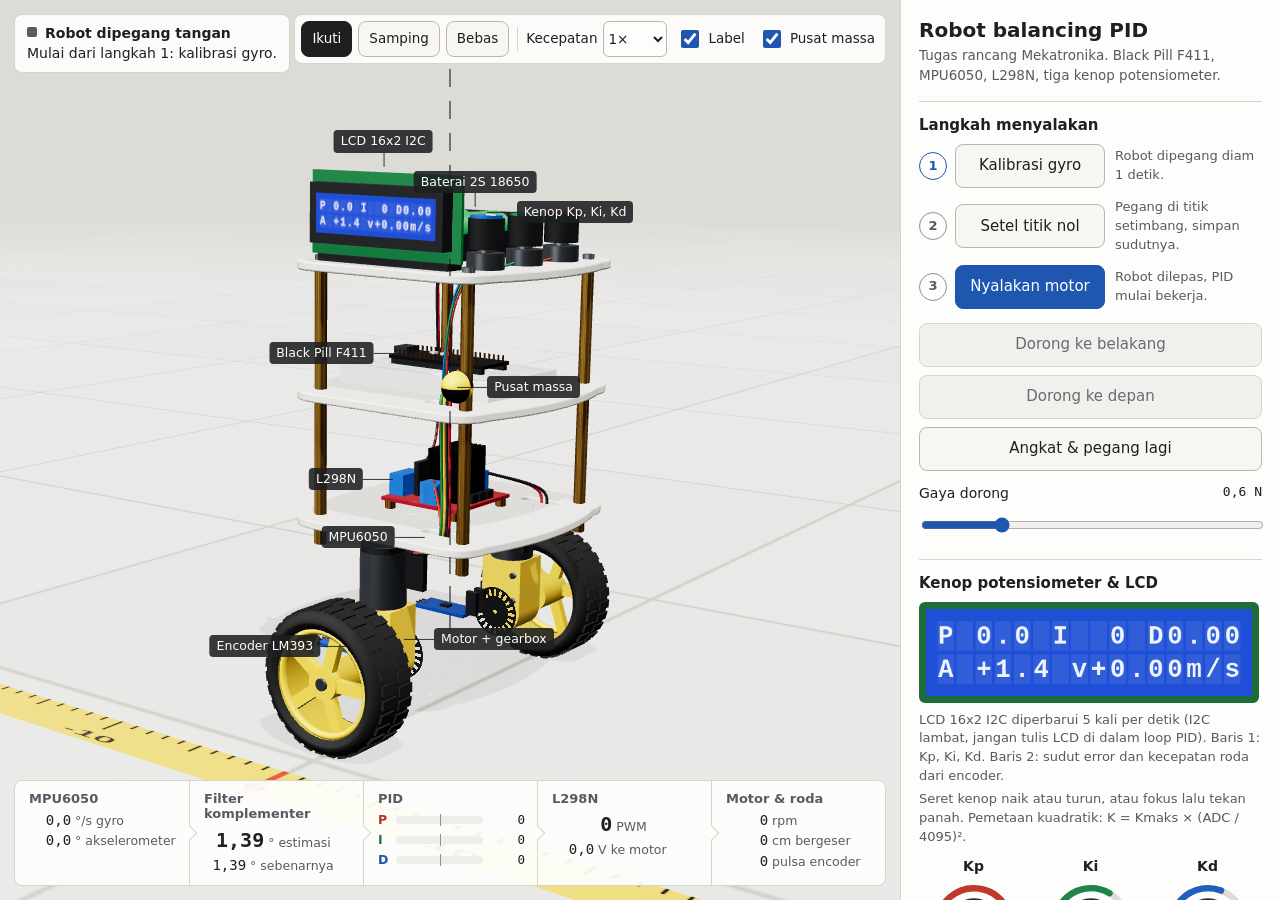
<file: index.html>
<!doctype html>
<html lang="id">
<head>
<meta charset="utf-8">
<title>Simulasi Robot Balancing</title>
<meta http-equiv="refresh" content="0; url=simulasi/">
</head>
<body><p><a href="simulasi/">Buka simulasi robot balancing</a></p></body>
</html>
</file>
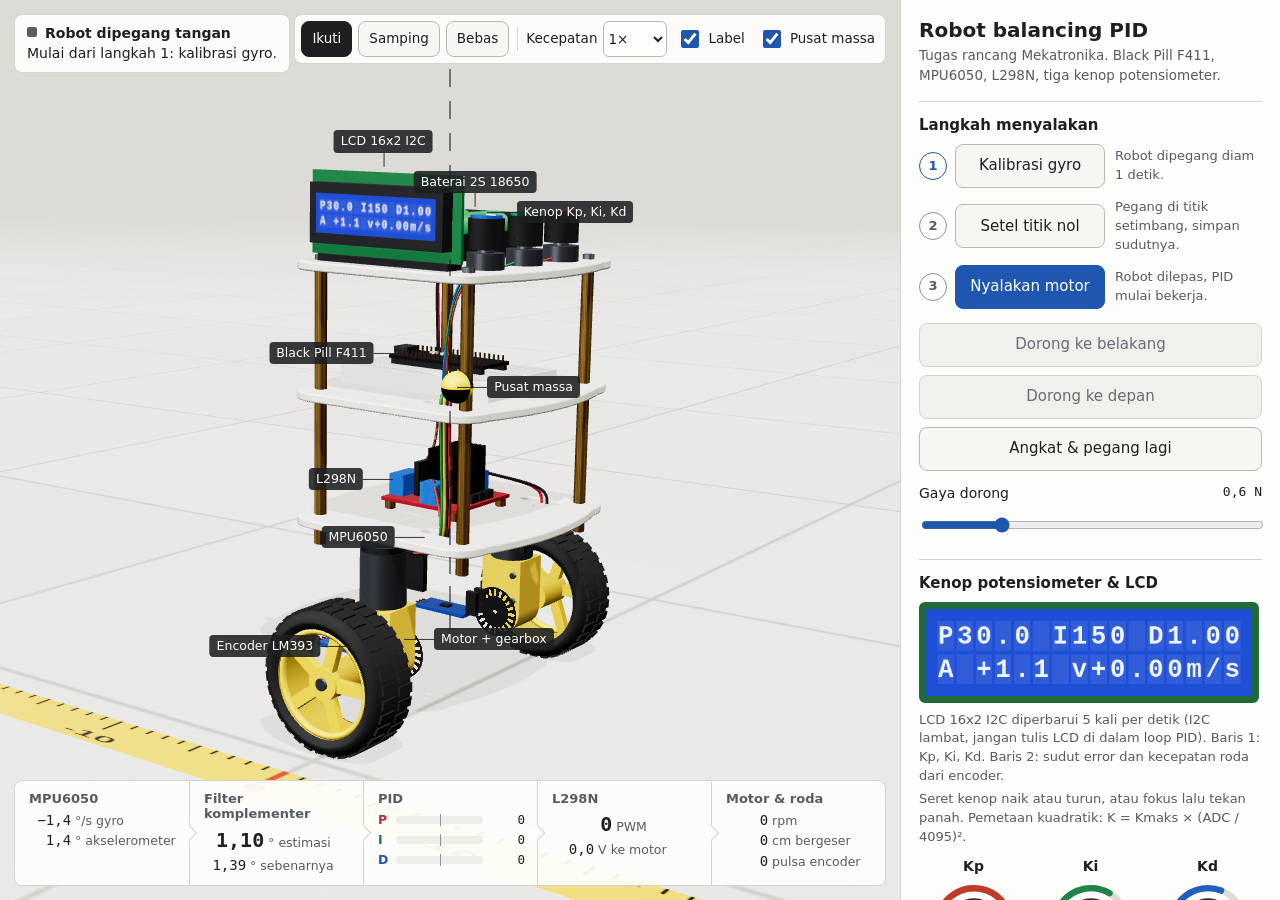
<file: simulasi/index.html>
<!doctype html>
<html lang="id">
<head>
<meta charset="utf-8">
<meta name="viewport" content="width=device-width, initial-scale=1">
<title>Simulasi Robot Balancing</title>
<meta name="description" content="Simulasi 3D robot self-balancing roda dua untuk tugas rancang Mekatronika: MPU6050, filter komplementer, PID dengan kenop potensiometer, L298N, motor DC.">
<link rel="stylesheet" href="gaya.css">
<script type="importmap">{ "imports": { "three": "./vendor/three.module.min.js" } }</script>
</head>
<body>
<div class="tata">
  <main class="panggung" aria-label="Tampilan 3D robot">
    <div id="layar" class="layar"></div>
    <div id="label" class="label-lapis" aria-hidden="true"></div>
    <div class="lencana" id="lencana" role="status" aria-live="polite">Memuat model 3D…</div>
    <div class="alat-kamera" role="group" aria-label="Kamera dan waktu">
      <button type="button" data-kamera="ikuti" aria-pressed="true">Ikuti</button>
      <button type="button" data-kamera="samping" aria-pressed="false">Samping</button>
      <button type="button" data-kamera="bebas" aria-pressed="false">Bebas</button>
      <span class="pemisah"></span>
      <label class="pilih-kecil"><span class="teks-kecepatan">Kecepatan</span>
        <select id="skalaWaktu" aria-label="Kecepatan simulasi"><option value="1">1×</option><option value="0.25">0,25×</option><option value="0.1">0,1×</option></select>
      </label>
      <label class="cek"><input type="checkbox" id="tampilLabel" checked> Label</label>
      <label class="cek"><input type="checkbox" id="tampilCOM" checked> Pusat massa</label>
    </div>

    <section class="rantai" aria-label="Alur sinyal satu siklus kontrol">
      <div class="mata" data-tahap="sensor">
        <h3>MPU6050</h3>
        <p><span class="angka" id="vGyro">0,0</span> °/s gyro</p>
        <p><span class="angka" id="vAcc">0,0</span> ° akselerometer</p>
      </div>
      <div class="mata" data-tahap="filter">
        <h3>Filter komplementer</h3>
        <p><span class="angka besar" id="vEst">0,00</span> ° estimasi</p>
        <p><span class="angka" id="vNyata">0,00</span> ° sebenarnya</p>
      </div>
      <div class="mata pid" data-tahap="pid">
        <h3>PID</h3>
        <div class="batang"><span>P</span><i><b id="bP"></b></i><em class="angka" id="vP">0</em></div>
        <div class="batang"><span>I</span><i><b id="bI"></b></i><em class="angka" id="vI">0</em></div>
        <div class="batang"><span>D</span><i><b id="bD"></b></i><em class="angka" id="vD">0</em></div>
      </div>
      <div class="mata" data-tahap="driver">
        <h3>L298N</h3>
        <p><span class="angka besar" id="vPwm">0</span> PWM</p>
        <p><span class="angka" id="vVolt">0,0</span> V ke motor</p>
      </div>
      <div class="mata" data-tahap="motor">
        <h3>Motor &amp; roda</h3>
        <p><span class="angka" id="vRpm">0</span> rpm</p>
        <p><span class="angka" id="vPosisi">0</span> cm bergeser</p>
        <p><span class="angka" id="vEnc">0</span> pulsa encoder</p>
      </div>
    </section>
  </main>

  <aside class="panel" aria-label="Kendali">
    <header class="kepala">
      <h1>Robot balancing PID</h1>
      <p class="sub">Tugas rancang Mekatronika. Black Pill F411, MPU6050, L298N, tiga kenop potensiometer.</p>
    </header>

    <section class="blok">
      <h2>Langkah menyalakan</h2>
      <ol class="langkah">
        <li id="l1"><button type="button" id="btnKalib">Kalibrasi gyro</button><span class="ket" id="k1">Robot dipegang diam 1 detik.</span></li>
        <li id="l2"><button type="button" id="btnNol">Setel titik nol</button><span class="ket" id="k2">Pegang di titik setimbang, simpan sudutnya.</span></li>
        <li id="l3"><button type="button" id="btnJalan" class="utama">Nyalakan motor</button><span class="ket" id="k3">Robot dilepas, PID mulai bekerja.</span></li>
      </ol>
      <div class="baris-tombol">
        <button type="button" id="btnDorongMundur">Dorong ke belakang</button>
        <button type="button" id="btnDorongMaju">Dorong ke depan</button>
        <button type="button" id="btnReset">Angkat &amp; pegang lagi</button>
      </div>
      <label class="geser">Gaya dorong <output id="oDorong">0,6 N</output>
        <input type="range" id="gayaDorong" min="0.2" max="2" step="0.1" value="0.6">
      </label>
    </section>

    <section class="blok">
      <h2>Kenop potensiometer &amp; LCD</h2>
      <canvas id="lcd" class="lcd" width="512" height="136" role="img" aria-label="LCD 16x2"></canvas>
      <p class="petunjuk">LCD 16x2 I2C diperbarui 5 kali per detik (I2C lambat, jangan tulis LCD di dalam loop PID). Baris 1: Kp, Ki, Kd. Baris 2: sudut error dan kecepatan roda dari encoder.</p>
      <p class="petunjuk">Seret kenop naik atau turun, atau fokus lalu tekan panah. Pemetaan kuadratik: K = Kmaks × (ADC / 4095)².</p>
      <div class="kenop-baris" id="kenopBaris"></div>
    </section>

    <section class="blok">
      <h2>Grafik 8 detik terakhir</h2>
      <canvas id="plot" class="plot" height="220" role="img" aria-label="Grafik sudut dan PWM terhadap waktu"></canvas>
      <ul class="legenda">
        <li><i class="g-nyata"></i>Sudut sebenarnya</li>
        <li><i class="g-est"></i>Estimasi filter</li>
        <li><i class="g-pwm"></i>PWM</li>
      </ul>
    </section>

    <section class="blok">
      <h2>Serial monitor</h2>
      <pre class="serial" id="serial" aria-live="off">t_ms,sudut,pwm,kp,ki,kd,enc</pre>
      <button type="button" id="btnCsv">Unduh CSV 30 detik terakhir</button>
    </section>

    <details class="blok" open>
      <summary>Robot &amp; fisik</summary>
      <label class="pilih">Varian badan <select id="varian"></select></label>
      <p class="ket" id="ketVarian"></p>
      <label class="pilih">Motor <select id="motor"></select></label>
      <label class="geser">Tegangan baterai 2S <output id="oVbat"></output>
        <input type="range" id="vbat" min="6.8" max="8.4" step="0.1" value="7.8"></label>
      <label class="geser">Geser baterai ke depan <output id="oOffset"></output>
        <input type="range" id="offsetBat" min="-15" max="15" step="1" value="0"></label>
      <label class="cek"><input type="checkbox" id="backlash" checked> Backlash gearbox</label>
      <dl class="data" id="dataFisik"></dl>
    </details>

    <details class="blok">
      <summary>Firmware</summary>
      <label class="geser">Alpha filter komplementer <output id="oAlpha"></output>
        <input type="range" id="alpha" min="0.9" max="0.999" step="0.001" value="0.995"></label>
      <label class="geser">PWM minimum (deadband) <output id="oPwmMin"></output>
        <input type="range" id="pwmMin" min="0" max="80" step="1" value="30"></label>
      <label class="pilih">Laju loop kontrol <select id="loopHz"><option value="100">100 Hz</option><option value="200" selected>200 Hz</option><option value="500">500 Hz</option></select></label>
      <label class="geser">Batas sudut motor diputus <output id="oBatas"></output>
        <input type="range" id="batas" min="15" max="60" step="1" value="40"></label>
      <p class="ket">Nilai motor, massa, dan derau sensor adalah perkiraan dari lembar data. Ukur robot sendiri untuk angka yang sebenarnya.</p>
    </details>
  </aside>
</div>
<noscript><p class="galat">Simulasi ini butuh JavaScript. Aktifkan JavaScript lalu muat ulang halaman.</p></noscript>
<script type="module" src="main.js"></script>
</body>
</html>
</file>
<file: simulasi/gaya.css>
/* Hallmark · design · layar aplikasi (simulasi lab) · dial E1/R1/M2 · tanda tangan: rantai sinyal MPU6050 → filter → PID → L298N → motor dengan angka langsung · font: system UI (Segoe UI di PC lab, tanpa unduhan karena harus jalan offline), angka tabular */
:root {
  --bg: #ecebe6;
  --panel: #fdfdfb;
  --ink: #1d1f21;
  --muted: #565b61;
  --line: #d6d4cc;
  --aksen: #1f56b0;
  --aksen-ink: #ffffff;
  --p: #b8322a;
  --i: #1b7a43;
  --d: #1f56b0;
  --pwm: #a45200;
  --bahaya: #a3241c;
  --ok: #1b6e3c;
  --fokus: #1f56b0;
  --radius: 8px;
  --mono: "Cascadia Mono", Consolas, ui-monospace, monospace;
  --putih: #fdfdfb;
  --garis-kuat: #b9b7ae;
  --tombol: #f7f6f2;
  --tombol-hover: #efede6;
  --mati-bg: #f1f0ec;
  --mati-ink: #686b70;
  --aksen-hover: #18478f;
  --abu: #8d9096;
  --plot-bg: #fbfbf9;
  --serial-bg: #1c1d1f;
  --serial-ink: #d9e2d4;
  --panggung: #dcdbd5;
  --trek: #eeede8;
  --kaca: rgba(253,253,251,.95);
  --label-bg: rgba(29,31,33,.88);
}
* { box-sizing: border-box; }
html, body { margin: 0; overflow-x: clip; }
body {
  background: var(--bg); color: var(--ink);
  font: 15px/1.45 "Segoe UI", system-ui, -apple-system, Roboto, sans-serif;
  min-height: 100dvh;
}
h1, h2, h3 { margin: 0; line-height: 1.2; text-wrap: balance; }
button, select, input { font: inherit; color: inherit; }
:focus-visible { outline: 3px solid var(--fokus); outline-offset: 2px; }

.tata { display: grid; grid-template-columns: minmax(0, 1fr) 380px; height: 100dvh; }
.panggung { position: relative; min-width: 0; overflow: hidden; background: var(--panggung); }
.layar { position: absolute; inset: 0; }
.layar canvas { display: block; width: 100%; height: 100%; touch-action: none; }

.panel { background: var(--panel); border-left: 1px solid var(--line); overflow-y: auto; padding: 18px 18px 40px; }
.kepala h1 { font-size: 20px; }
.sub { margin: 4px 0 0; color: var(--muted); font-size: 13.5px; }
.blok { border-top: 1px solid var(--line); margin-top: 16px; padding-top: 14px; }
.blok h2, .blok summary { font-size: 15px; font-weight: 650; margin-bottom: 10px; }
.blok summary { cursor: pointer; min-height: 32px; display: list-item; }
.ket, .petunjuk { color: var(--muted); font-size: 13px; margin: 4px 0 0; }

button {
  min-height: 44px; padding: 8px 14px; border-radius: var(--radius);
  border: 1px solid var(--garis-kuat); background: var(--tombol); cursor: pointer; white-space: nowrap;
}
button:hover { background: var(--tombol-hover); }
button:active { transform: translateY(1px); }
button:disabled { color: var(--mati-ink); background: var(--mati-bg); border-color: var(--line); cursor: not-allowed; }
button.utama { background: var(--aksen); color: var(--aksen-ink); border-color: var(--aksen); }
button.utama:hover { background: var(--aksen-hover); }
button.utama.bahaya { background: var(--bahaya); border-color: var(--bahaya); }

.langkah { list-style: none; counter-reset: l; padding: 0; margin: 0; display: grid; gap: 10px; }
.langkah li { counter-increment: l; display: grid; grid-template-columns: 26px auto 1fr; gap: 4px 10px; align-items: center; }
.langkah li::before {
  content: counter(l); width: 26px; height: 26px; border-radius: 50%; display: grid; place-items: center;
  border: 1.5px solid var(--abu); font-size: 13px; font-weight: 600; color: var(--muted);
}
.langkah li.selesai::before { content: "✓"; background: var(--ok); border-color: var(--ok); color: var(--putih); }
.langkah li.aktif::before { border-color: var(--aksen); color: var(--aksen); }
.langkah .ket { margin: 0; }
.langkah button { min-width: 150px; }
.baris-tombol { display: flex; flex-wrap: wrap; gap: 8px; margin-top: 14px; }
.baris-tombol button { flex: 1 1 auto; }

.geser, .pilih { display: grid; gap: 4px; margin-top: 12px; font-size: 14px; }
.geser { grid-template-columns: 1fr auto; }
.geser input { grid-column: 1 / -1; width: 100%; min-height: 32px; accent-color: var(--aksen); }
.geser output { font-family: var(--mono); font-variant-numeric: tabular-nums; font-size: 13px; }
.pilih select { min-height: 40px; border: 1px solid var(--garis-kuat); border-radius: var(--radius); padding: 6px 8px; background: var(--putih); }
.cek { display: inline-flex; align-items: center; gap: 6px; min-height: 36px; margin-top: 8px; font-size: 14px; }
.cek input { width: 18px; height: 18px; accent-color: var(--aksen); }

.kenop-baris { display: grid; grid-template-columns: repeat(3, 1fr); gap: 8px; margin-top: 10px; }
.kenop { display: grid; justify-items: center; gap: 2px; text-align: center; }
.kenop svg { width: 92px; height: 92px; cursor: ns-resize; touch-action: none; border-radius: 50%; }
.kenop .nama { font-weight: 650; font-size: 14px; }
.kenop .nilai { font-family: var(--mono); font-variant-numeric: tabular-nums; font-size: 15px; }
.kenop .adc { font-family: var(--mono); font-size: 12px; color: var(--muted); }

.plot { width: 100%; height: 220px; display: block; border: 1px solid var(--line); border-radius: var(--radius); background: var(--plot-bg); }
.legenda { list-style: none; padding: 0; margin: 8px 0 0; display: flex; flex-wrap: wrap; gap: 4px 16px; font-size: 13px; color: var(--muted); }
.legenda i { display: inline-block; width: 18px; height: 0; border-top: 3px solid; margin-right: 6px; vertical-align: middle; }
.g-nyata { border-color: var(--ink) !important; }
.g-est { border-color: var(--d) !important; border-top-style: dashed !important; }
.g-pwm { border-color: var(--pwm) !important; }

.serial {
  font-family: var(--mono); font-size: 12px; line-height: 1.5; background: var(--serial-bg); color: var(--serial-ink);
  padding: 10px 12px; border-radius: var(--radius); margin: 0 0 10px; height: 148px; overflow: hidden; white-space: pre;
}
.data { display: grid; grid-template-columns: auto 1fr; gap: 3px 12px; margin: 12px 0 0; font-size: 13px; }
.data dt { color: var(--muted); }
.data dd { margin: 0; font-family: var(--mono); font-variant-numeric: tabular-nums; text-align: right; }

/* lapisan di atas 3D */
.lencana {
  position: absolute; top: 14px; left: 14px; max-width: min(320px, calc(100% - 28px));
  background: var(--kaca); border: 1px solid var(--line);
  border-radius: var(--radius); padding: 8px 12px; font-size: 14px; --nada: var(--muted);
}
.lencana[data-nada="jalan"] { --nada: var(--ok); }
.lencana[data-nada="bahaya"] { --nada: var(--bahaya); }
.lencana[data-nada="proses"] { --nada: var(--aksen); }
.lencana strong { display: block; }
.lencana strong::before { content: ""; display: inline-block; width: 10px; height: 10px; border-radius: 2px; background: var(--nada); margin-right: 8px; vertical-align: 1px; }

.alat-kamera {
  position: absolute; top: 14px; right: 14px; display: flex; flex-wrap: wrap; align-items: center; gap: 6px;
  background: var(--kaca); border: 1px solid var(--line); border-radius: var(--radius); padding: 6px;
  max-width: calc(100% - 28px);
}
.alat-kamera button { min-height: 36px; padding: 4px 10px; font-size: 13.5px; }
.alat-kamera button[aria-pressed="true"] { background: var(--ink); color: var(--putih); border-color: var(--ink); }
.alat-kamera .pemisah { width: 1px; height: 24px; background: var(--line); margin: 0 2px; }
.alat-kamera .cek { margin: 0 4px; font-size: 13.5px; }
.pilih-kecil { font-size: 13.5px; display: inline-flex; align-items: center; gap: 6px; }
.pilih-kecil select { min-height: 36px; border-radius: 6px; border: 1px solid var(--garis-kuat); background: var(--putih); }

.label-lapis { position: absolute; inset: 0; pointer-events: none; }
.label-lapis span {
  position: absolute; white-space: nowrap;
  font-size: 12.5px; background: var(--label-bg); color: var(--putih); padding: 2px 7px; border-radius: 4px;
}
.label-lapis span::after { content: ""; position: absolute; background: var(--label-bg); }
.label-lapis .atas { transform: translate(-50%, calc(-100% - 14px)); }
.label-lapis .atas::after { left: 50%; top: 100%; width: 1px; height: 14px; }
.label-lapis .kanan { transform: translate(30px, -50%); }
.label-lapis .kanan::after { right: 100%; top: 50%; width: 30px; height: 1px; }
.label-lapis .kiri { transform: translate(calc(-100% - 30px), -50%); }
.label-lapis .kiri::after { left: 100%; top: 50%; width: 30px; height: 1px; }

.rantai {
  position: absolute; left: 14px; right: 14px; bottom: 14px; display: grid; grid-template-columns: repeat(5, minmax(0, 1fr)); gap: 0;
  background: var(--kaca); border: 1px solid var(--line); border-radius: var(--radius); overflow: hidden;
}
.mata { padding: 10px 12px 10px 14px; position: relative; min-width: 0; }
.mata + .mata { border-left: 1px solid var(--line); }
.mata + .mata::before {
  content: ""; position: absolute; left: -6px; top: 50%; width: 10px; height: 10px; background: var(--putih);
  border-top: 1px solid var(--line); border-right: 1px solid var(--line); transform: translateY(-50%) rotate(45deg);
}
.mata h3 { font-size: 13px; font-weight: 650; color: var(--muted); margin-bottom: 4px; }
.mata p { margin: 0; font-size: 12.5px; color: var(--muted); }
.angka { font-family: var(--mono); font-variant-numeric: tabular-nums; color: var(--ink); font-size: 14px; display: inline-block; min-width: 5ch; text-align: right; }
.angka.besar { font-size: 20px; font-weight: 600; }
.batang { display: grid; grid-template-columns: 12px 1fr 4.5ch; align-items: center; gap: 6px; font-size: 12.5px; height: 20px; }
.batang span { font-weight: 700; }
.batang i { position: relative; height: 8px; background: var(--trek); border-radius: 4px; }
.batang i::after { content: ""; position: absolute; left: 50%; top: -2px; bottom: -2px; width: 1px; background: var(--abu); }
.batang b { position: absolute; top: 0; bottom: 0; left: 50%; width: 0; border-radius: 2px; }
.batang em { font-style: normal; font-size: 12.5px; text-align: right; min-width: 0; }
#bP { background: var(--p); } #bI { background: var(--i); } #bD { background: var(--d); }
.batang:nth-child(2) span { color: var(--p); } .batang:nth-child(3) span { color: var(--i); } .batang:nth-child(4) span { color: var(--d); }

.galat { padding: 16px; color: var(--bahaya); }

@media (max-width: 1100px) {
  .tata { grid-template-columns: 1fr; height: auto; }
  .panggung { height: 72dvh; min-height: 460px; }
  .panel { border-left: 0; border-top: 1px solid var(--line); }
  .rantai { grid-template-columns: repeat(3, minmax(0, 1fr)); }
  .mata[data-tahap="sensor"], .mata[data-tahap="motor"] { display: none; }
  .mata[data-tahap="filter"] { border-left: 0; }
  .mata[data-tahap="filter"]::before { display: none; }
}
@media (max-width: 560px) {
  .panggung { height: 80dvh; }
  .rantai { grid-template-columns: repeat(2, minmax(0, 1fr)); }
  .mata[data-tahap="driver"] { display: none; }
  .alat-kamera .cek, .alat-kamera .pemisah, .teks-kecepatan { display: none; }
  .langkah li { grid-template-columns: 26px 1fr; }
  .langkah .ket { grid-column: 2; }
  .lencana { top: 66px; }
}
@media (prefers-reduced-motion: reduce) {
  button:active { transform: none; }
}

/* LCD 16x2: bingkai PCB hijau seperti modul aslinya */
.lcd { display: block; width: 100%; max-width: 340px; margin: 4px 0 8px; border: 7px solid #1f6b3a; border-radius: 6px; background: #1f4fd6; }
</file>
